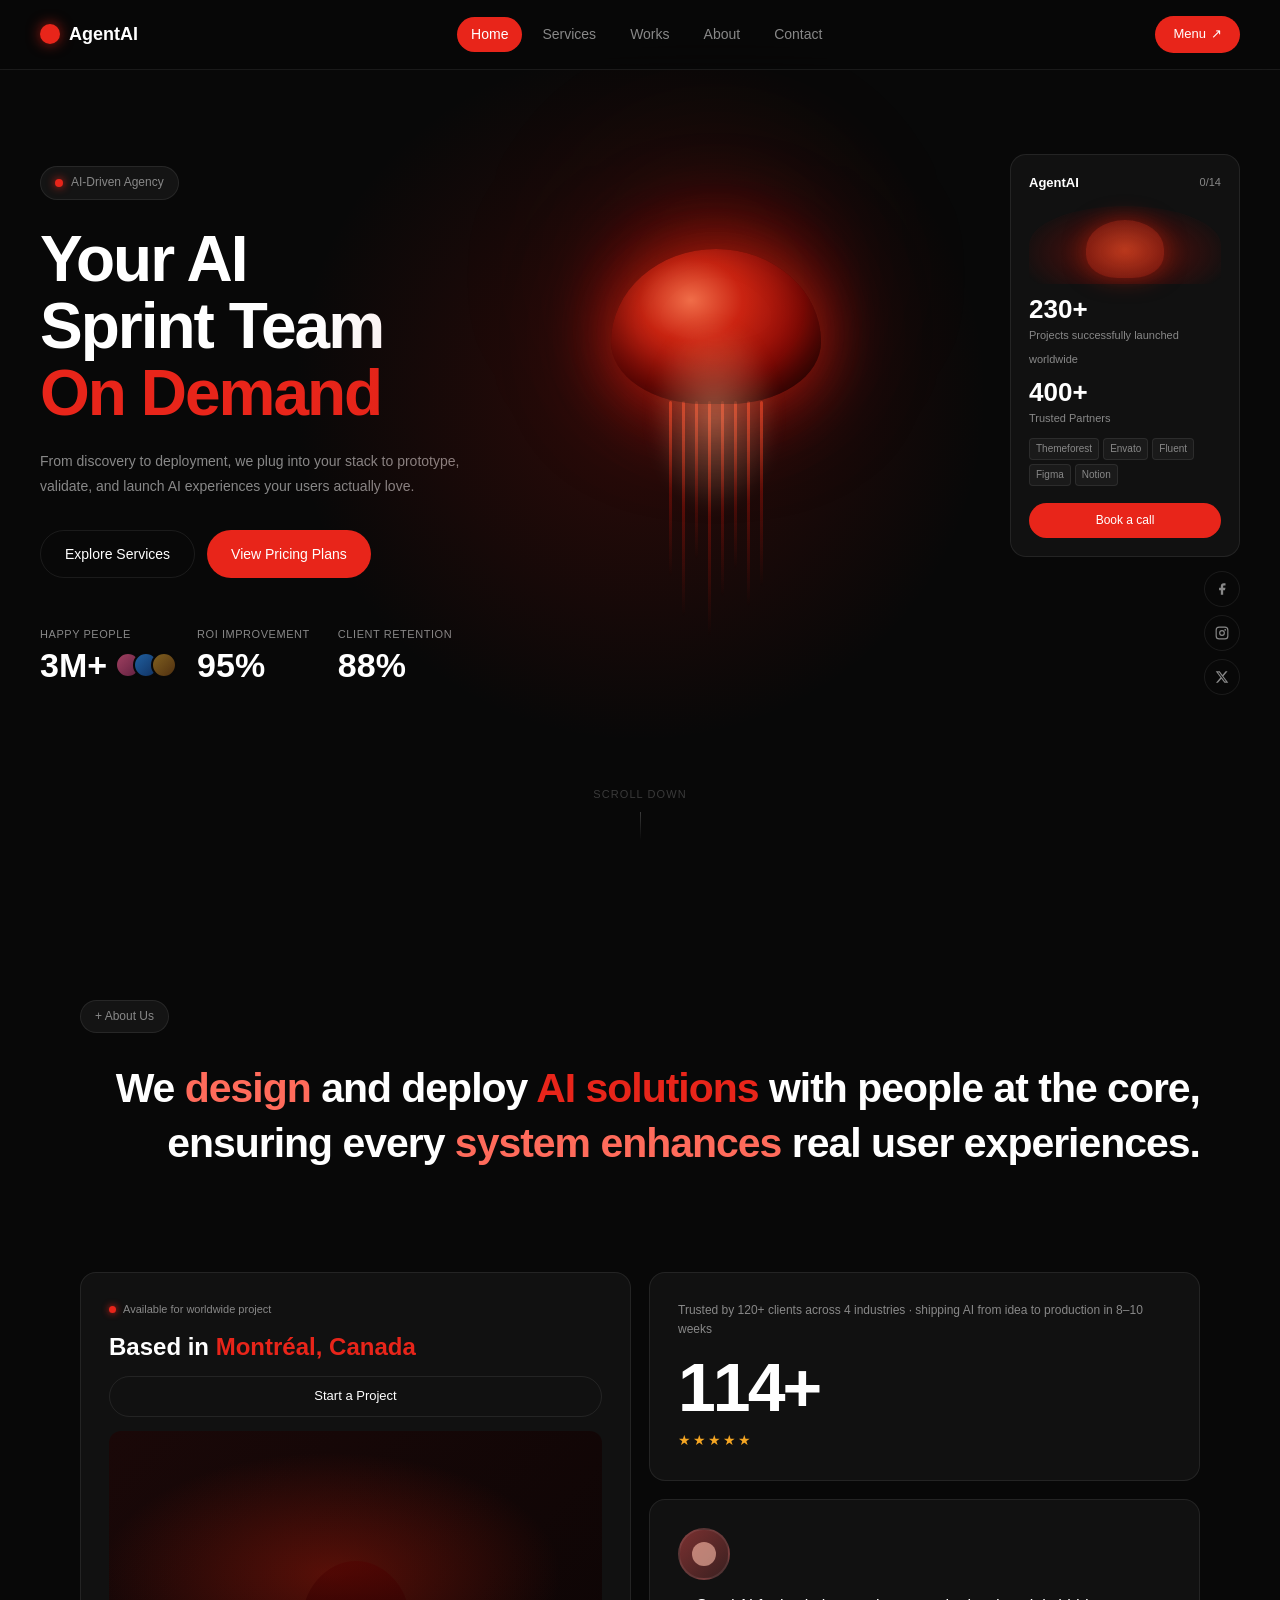
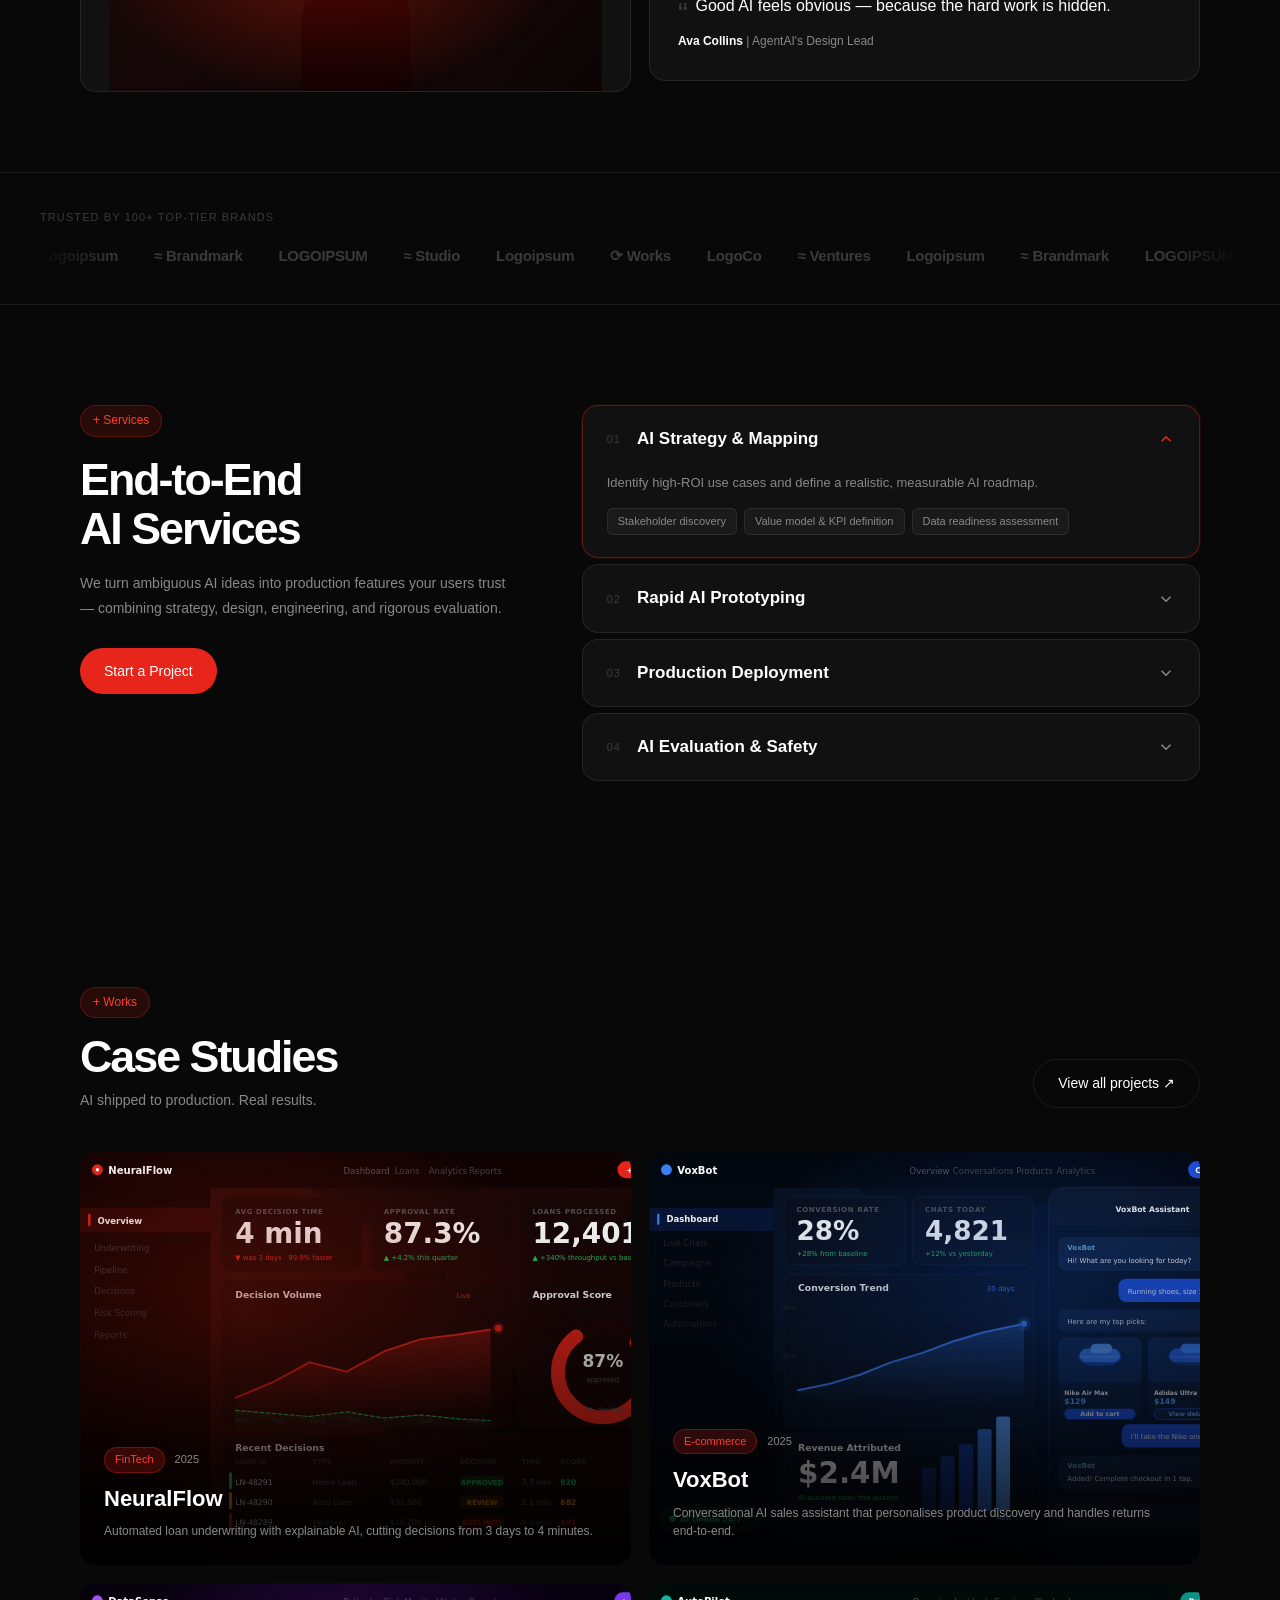
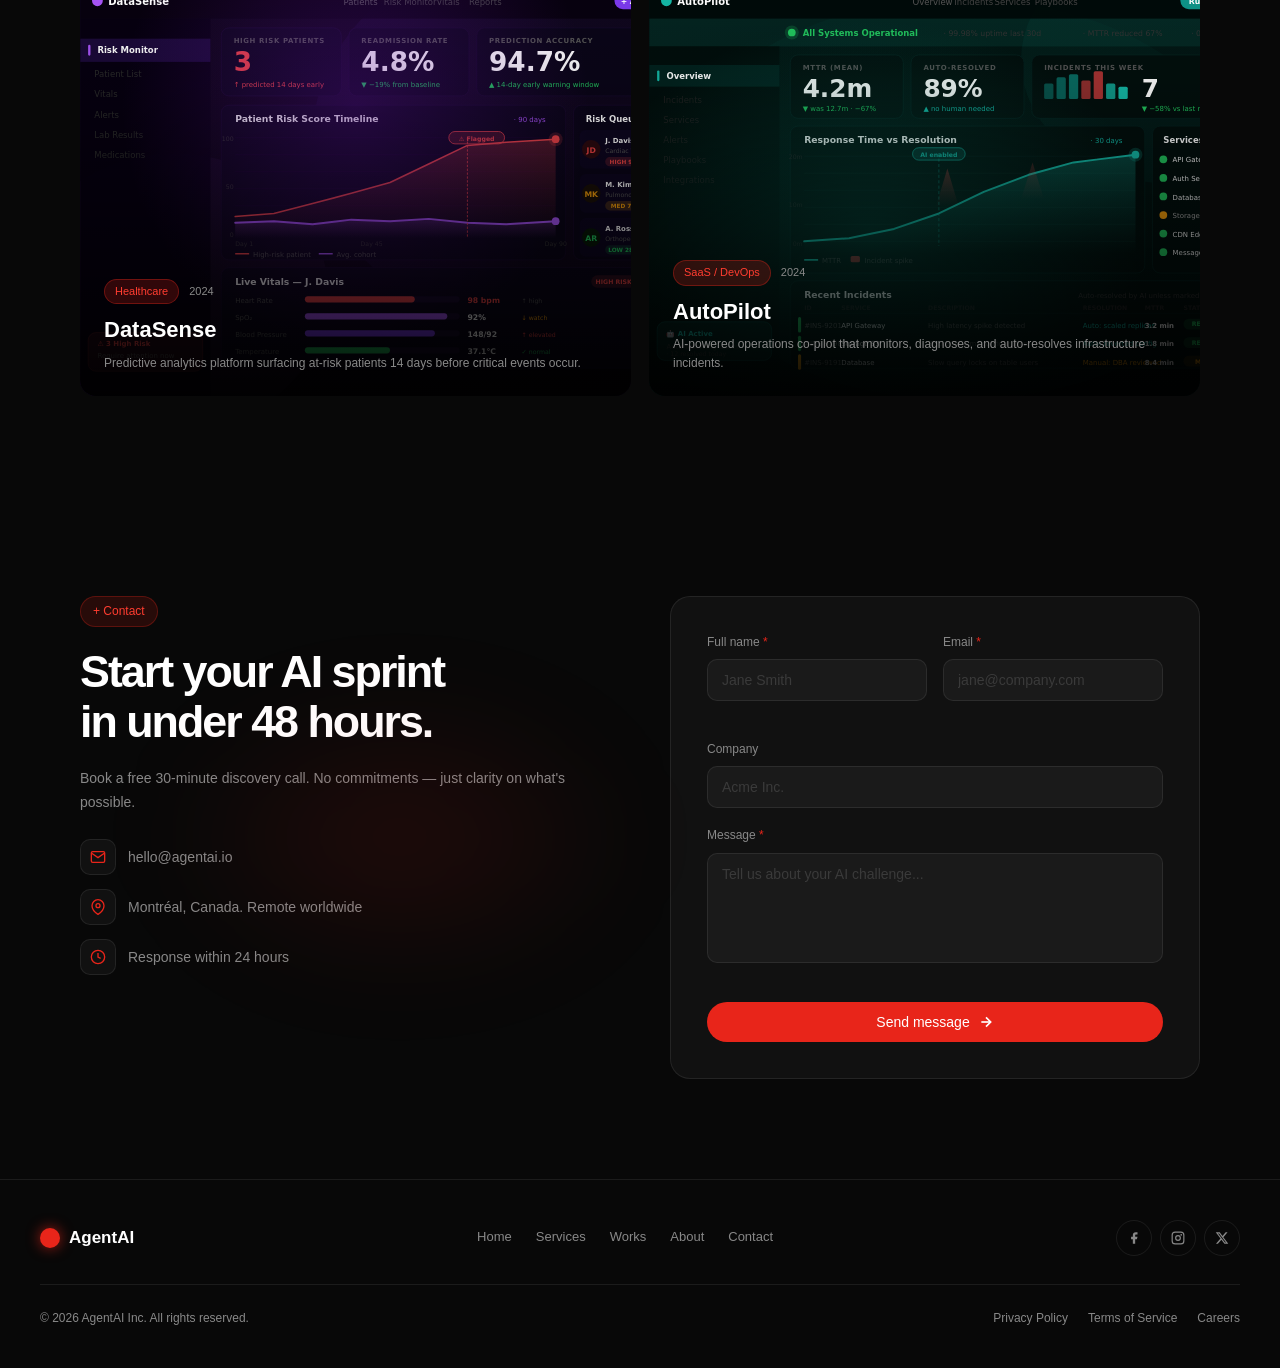
<file: index.html>
<!DOCTYPE html>
<html lang="en">
<head>
  <meta charset="UTF-8" />
  <meta name="viewport" content="width=device-width, initial-scale=1.0" />
  <title>AgentAI — Your AI Sprint Team On Demand</title>
  <link rel="icon" href="favicon.svg" type="image/svg+xml" />
  <link rel="stylesheet" href="styles.css" />
</head>
<body>

  <!-- Scroll progress bar -->
  <div class="scroll-progress" id="scroll-progress"></div>

  <!-- Toast container -->
  <div class="toasts" id="toasts" aria-live="polite"></div>

  <!-- ─── NAV ──────────────────────────────────────────────────────────── -->
  <header class="nav" id="nav">
    <a href="#home" class="nav__logo" data-scroll>
      <span class="nav__logo-icon"></span>AgentAI
    </a>

    <nav class="nav__links" aria-label="Primary navigation">
      <a href="#home"     class="nav__link" data-scroll>Home</a>
      <a href="#services" class="nav__link" data-scroll>Services</a>
      <a href="#works"    class="nav__link" data-scroll>Works</a>
      <a href="#about"    class="nav__link" data-scroll>About</a>
      <a href="#contact"  class="nav__link" data-scroll>Contact</a>
    </nav>

    <div class="nav__actions">
      <a href="#contact" class="nav__cta-btn" data-scroll>
        Menu <span aria-hidden="true">&#x2197;</span>
      </a>
      <button class="nav__hamburger" id="hamburger"
              aria-label="Open navigation menu" aria-expanded="false"
              aria-controls="nav-drawer">
        <span></span><span></span><span></span>
      </button>
    </div>
  </header>

  <!-- Mobile drawer -->
  <div class="nav__drawer" id="nav-drawer" aria-hidden="true" role="dialog" aria-label="Navigation menu">
    <div class="nav__drawer-header">
      <a href="#home" class="nav__logo" data-scroll data-close-drawer>
        <span class="nav__logo-icon"></span>AgentAI
      </a>
      <button class="nav__drawer-close" id="drawer-close" aria-label="Close menu">
        <svg width="20" height="20" viewBox="0 0 24 24" fill="none" stroke="currentColor" stroke-width="2"><line x1="18" y1="6" x2="6" y2="18"/><line x1="6" y1="6" x2="18" y2="18"/></svg>
      </button>
    </div>
    <nav class="nav__drawer-links" aria-label="Mobile navigation">
      <a href="#home"     class="nav__drawer-link" data-scroll data-close-drawer>Home</a>
      <a href="#services" class="nav__drawer-link" data-scroll data-close-drawer>Services</a>
      <a href="#works"    class="nav__drawer-link" data-scroll data-close-drawer>Works</a>
      <a href="#about"    class="nav__drawer-link" data-scroll data-close-drawer>About</a>
      <a href="#contact"  class="nav__drawer-link" data-scroll data-close-drawer>Contact</a>
    </nav>
    <div class="nav__drawer-footer">
      <a href="#contact" class="btn btn--primary btn--full" data-scroll data-close-drawer>Book a Call</a>
      <div class="nav__drawer-socials">
        <a href="#" class="social-icon" aria-label="Facebook">
          <svg width="15" height="15" viewBox="0 0 24 24" fill="currentColor"><path d="M18 2h-3a5 5 0 0 0-5 5v3H7v4h3v8h4v-8h3l1-4h-4V7a1 1 0 0 1 1-1h3z"/></svg>
        </a>
        <a href="#" class="social-icon" aria-label="Instagram">
          <svg width="15" height="15" viewBox="0 0 24 24" fill="none" stroke="currentColor" stroke-width="2"><rect x="2" y="2" width="20" height="20" rx="5"/><circle cx="12" cy="12" r="4"/><circle cx="17.5" cy="6.5" r="1.5" fill="currentColor" stroke="none"/></svg>
        </a>
        <a href="#" class="social-icon" aria-label="X / Twitter">
          <svg width="15" height="15" viewBox="0 0 24 24" fill="currentColor"><path d="M18.244 2.25h3.308l-7.227 8.26 8.502 11.24H16.17l-5.214-6.817L4.99 21.75H1.68l7.73-8.835L1.254 2.25H8.08l4.713 6.231zm-1.161 17.52h1.833L7.084 4.126H5.117z"/></svg>
        </a>
      </div>
    </div>
  </div>
  <div class="nav__overlay" id="nav-overlay" aria-hidden="true"></div>

  <!-- ─── HERO ──────────────────────────────────────────────────────────── -->
  <section class="hero" id="home">

    <div class="hero__left">
      <div class="hero__badge">
        <span class="hero__badge-dot"></span>
        AI-Driven Agency
      </div>
      <h1 class="hero__headline">
        Your AI<br/>
        Sprint Team<br/>
        <span class="hero__headline-accent">On Demand</span>
      </h1>
      <p class="hero__sub">
        From discovery to deployment, we plug into your stack to prototype, validate, and launch AI experiences your users actually love.
      </p>
      <div class="hero__ctas">
        <a href="#services" class="btn btn--ghost" data-scroll>Explore Services</a>
        <a href="#contact"  class="btn btn--primary" data-scroll>View Pricing Plans</a>
      </div>
      <div class="hero__stats">
        <div class="hero__stat">
          <span class="hero__stat-label">Happy people</span>
          <div class="hero__stat-row">
            <span class="hero__stat-value counter" data-target="3" data-suffix="M+">3M+</span>
            <span class="hero__stat-avatars" aria-hidden="true">
              <span class="avatar" style="background:linear-gradient(135deg,#a04060,#602040)"></span>
              <span class="avatar" style="background:linear-gradient(135deg,#2060a0,#103060)"></span>
              <span class="avatar" style="background:linear-gradient(135deg,#806020,#503010)"></span>
            </span>
          </div>
        </div>
        <div class="hero__stat">
          <span class="hero__stat-label">ROI Improvement</span>
          <span class="hero__stat-value counter" data-target="95" data-suffix="%">95%</span>
        </div>
        <div class="hero__stat">
          <span class="hero__stat-label">Client Retention</span>
          <span class="hero__stat-value counter" data-target="88" data-suffix="%">88%</span>
        </div>
      </div>
    </div>

    <div class="hero__center" aria-hidden="true">
      <div class="jelly-wrap" id="jelly-wrap">
        <div class="jelly-glow"></div>
        <div class="jelly-body">
          <div class="jelly-head"></div>
          <div class="jelly-tentacles">
            <div class="t t1"></div><div class="t t2"></div><div class="t t3"></div>
            <div class="t t4"></div><div class="t t5"></div><div class="t t6"></div>
            <div class="t t7"></div><div class="t t8"></div>
          </div>
          <div class="jelly-inner-glow"></div>
        </div>
        <div class="jelly-ambient"></div>
      </div>
    </div>

    <div class="hero__right">
      <div class="hero__card">
        <div class="hero__card-top">
          <span class="hero__card-brand">AgentAI</span>
          <span class="hero__card-tag">0/14</span>
        </div>
        <div class="hero__card-mini-jelly" aria-hidden="true"></div>
        <div class="hero__card-stat">
          <span class="hero__card-num">230+</span>
          <span class="hero__card-desc">Projects successfully launched worldwide</span>
        </div>
        <div class="hero__card-stat">
          <span class="hero__card-num">400+</span>
          <span class="hero__card-desc">Trusted Partners</span>
        </div>
        <div class="hero__card-logos" aria-label="Partner logos">
          <span class="logo-chip">Themeforest</span>
          <span class="logo-chip">Envato</span>
          <span class="logo-chip">Fluent</span>
          <span class="logo-chip">Figma</span>
          <span class="logo-chip">Notion</span>
        </div>
        <a href="#contact" class="btn btn--red-sm" data-scroll>Book a call</a>
      </div>
      <div class="hero__socials">
        <a href="#" class="social-icon" aria-label="Facebook">
          <svg width="14" height="14" viewBox="0 0 24 24" fill="currentColor"><path d="M18 2h-3a5 5 0 0 0-5 5v3H7v4h3v8h4v-8h3l1-4h-4V7a1 1 0 0 1 1-1h3z"/></svg>
        </a>
        <a href="#" class="social-icon" aria-label="Instagram">
          <svg width="14" height="14" viewBox="0 0 24 24" fill="none" stroke="currentColor" stroke-width="2"><rect x="2" y="2" width="20" height="20" rx="5"/><circle cx="12" cy="12" r="4"/><circle cx="17.5" cy="6.5" r="1.5" fill="currentColor" stroke="none"/></svg>
        </a>
        <a href="#" class="social-icon" aria-label="X / Twitter">
          <svg width="14" height="14" viewBox="0 0 24 24" fill="currentColor"><path d="M18.244 2.25h3.308l-7.227 8.26 8.502 11.24H16.17l-5.214-6.817L4.99 21.75H1.68l7.73-8.835L1.254 2.25H8.08l4.713 6.231zm-1.161 17.52h1.833L7.084 4.126H5.117z"/></svg>
        </a>
      </div>
    </div>

    <div class="hero__scroll-label" aria-hidden="true">Scroll down</div>

  </section>

  <!-- ─── ABOUT ─────────────────────────────────────────────────────────── -->
  <section class="about" id="about">
    <span class="about__pill">+ About Us</span>
    <p class="about__statement">
      We <em class="hl-pink">design</em> and deploy <em class="hl-red">AI solutions</em>
      with people at the core, ensuring every <em class="hl-pink">system enhances</em>
      real user experiences.
    </p>
  </section>

  <!-- ─── HIGHLIGHT CARDS ───────────────────────────────────────────────── -->
  <section class="cards-row" aria-label="Company highlights">
    <div class="card card--dark card--montreal">
      <div class="card__badge">
        <span class="badge-dot"></span> Available for worldwide project
      </div>
      <h3 class="card__title">Based in <em class="hl-red">Montréal, Canada</em></h3>
      <a href="#contact" class="btn btn--ghost btn--sm" data-scroll>Start a Project</a>
      <div class="card__img card__img--montreal" role="img" aria-label="Team working together"></div>
    </div>

    <div class="cards-right">
      <div class="card card--dark card--stat">
        <p class="card__eyebrow">
          Trusted by 120+ clients across 4 industries · shipping AI from idea to production in 8–10 weeks
        </p>
        <div class="card__big-num counter" data-target="120" data-suffix="+">120+</div>
        <div class="card__stars" aria-label="5 star rating">&#9733;&#9733;&#9733;&#9733;&#9733;</div>
      </div>
      <div class="card card--dark card--testimonial">
        <div class="card__avatar-wrap">
          <div class="card__avatar" role="img" aria-label="Ava Collins"></div>
        </div>
        <blockquote class="card__quote">
          Good AI feels obvious — because the hard work is hidden.
        </blockquote>
        <p class="card__author"><strong>Ava Collins</strong> | AgentAI's Design Lead</p>
      </div>
    </div>
  </section>

  <!-- ─── LOGO BAR ──────────────────────────────────────────────────────── -->
  <section class="logo-bar" aria-label="Trusted brands">
    <p class="logo-bar__label">Trusted by 100+ top-tier brands</p>
    <div class="logo-bar__track-wrap">
      <div class="logo-bar__track">
        <span class="logo-pill">Logoipsum</span>
        <span class="logo-pill">&#x2248; Brandmark</span>
        <span class="logo-pill">LOGOIPSUM</span>
        <span class="logo-pill">&#x2248; Studio</span>
        <span class="logo-pill">Logoipsum</span>
        <span class="logo-pill">&#x27F3; Works</span>
        <span class="logo-pill">LogoCo</span>
        <span class="logo-pill">&#x2248; Ventures</span>
        <span class="logo-pill">Logoipsum</span>
        <span class="logo-pill">&#x2248; Brandmark</span>
        <span class="logo-pill">LOGOIPSUM</span>
        <span class="logo-pill">&#x2248; Studio</span>
        <span class="logo-pill">Logoipsum</span>
        <span class="logo-pill">&#x27F3; Works</span>
        <span class="logo-pill">LogoCo</span>
        <span class="logo-pill">&#x2248; Ventures</span>
      </div>
    </div>
  </section>

  <!-- ─── SERVICES ─────────────────────────────────────────────────────── -->
  <section class="services" id="services">
    <div class="services__left">
      <span class="services__badge">+ Services</span>
      <h2 class="services__heading">End-to-End<br/>AI Services</h2>
      <p class="services__desc">
        We turn ambiguous AI ideas into production features your users trust — combining strategy, design, engineering, and rigorous evaluation.
      </p>
      <a href="#contact" class="btn btn--primary services__cta" data-scroll>Start a Project</a>
    </div>

    <div class="services__right">

      <div class="service-card" data-open="true">
        <button class="service-card__header" aria-expanded="true">
          <span class="service-card__num">01</span>
          <span class="service-card__title">AI Strategy &amp; Mapping</span>
          <span class="service-card__arrow" aria-hidden="true">
            <svg width="18" height="18" viewBox="0 0 24 24" fill="none" stroke="currentColor" stroke-width="2"><polyline points="6 9 12 15 18 9"/></svg>
          </span>
        </button>
        <div class="service-card__body">
          <p class="service-card__desc">Identify high-ROI use cases and define a realistic, measurable AI roadmap.</p>
          <div class="service-card__tags">
            <span class="tag">Stakeholder discovery</span>
            <span class="tag">Value model &amp; KPI definition</span>
            <span class="tag">Data readiness assessment</span>
          </div>
        </div>
      </div>

      <div class="service-card">
        <button class="service-card__header" aria-expanded="false">
          <span class="service-card__num">02</span>
          <span class="service-card__title">Rapid AI Prototyping</span>
          <span class="service-card__arrow" aria-hidden="true">
            <svg width="18" height="18" viewBox="0 0 24 24" fill="none" stroke="currentColor" stroke-width="2"><polyline points="6 9 12 15 18 9"/></svg>
          </span>
        </button>
        <div class="service-card__body" hidden>
          <p class="service-card__desc">Go from idea to working prototype in days, not months. Ship fast, learn faster.</p>
          <div class="service-card__tags">
            <span class="tag">MVP scoping</span>
            <span class="tag">Model selection</span>
            <span class="tag">User testing</span>
          </div>
        </div>
      </div>

      <div class="service-card">
        <button class="service-card__header" aria-expanded="false">
          <span class="service-card__num">03</span>
          <span class="service-card__title">Production Deployment</span>
          <span class="service-card__arrow" aria-hidden="true">
            <svg width="18" height="18" viewBox="0 0 24 24" fill="none" stroke="currentColor" stroke-width="2"><polyline points="6 9 12 15 18 9"/></svg>
          </span>
        </button>
        <div class="service-card__body" hidden>
          <p class="service-card__desc">Robust, monitored, scalable AI features integrated directly into your stack.</p>
          <div class="service-card__tags">
            <span class="tag">CI/CD pipelines</span>
            <span class="tag">Observability</span>
            <span class="tag">Safety &amp; evals</span>
          </div>
        </div>
      </div>

      <div class="service-card">
        <button class="service-card__header" aria-expanded="false">
          <span class="service-card__num">04</span>
          <span class="service-card__title">AI Evaluation &amp; Safety</span>
          <span class="service-card__arrow" aria-hidden="true">
            <svg width="18" height="18" viewBox="0 0 24 24" fill="none" stroke="currentColor" stroke-width="2"><polyline points="6 9 12 15 18 9"/></svg>
          </span>
        </button>
        <div class="service-card__body" hidden>
          <p class="service-card__desc">Rigorous testing to ensure your AI behaves safely, fairly, and reliably in production.</p>
          <div class="service-card__tags">
            <span class="tag">Red teaming</span>
            <span class="tag">Bias auditing</span>
            <span class="tag">LLM evals</span>
          </div>
        </div>
      </div>

    </div>
  </section>

  <!-- ─── WORKS ─────────────────────────────────────────────────────────── -->
  <section class="works" id="works">
    <div class="works__header">
      <div>
        <span class="works__badge">+ Works</span>
        <h2 class="works__heading">Case Studies</h2>
        <p class="works__sub">AI shipped to production. Real results.</p>
      </div>
      <a href="#contact" class="btn btn--ghost works__all-btn" data-scroll>
        View all projects &#x2197;
      </a>
    </div>

    <div class="works__grid">

      <article class="work-card">
        <div class="work-card__bg work-card__bg--1">
          <img src="img/neuralflow.svg" alt="NeuralFlow loan dashboard" class="work-card__img"/>
        </div>
        <div class="work-card__content">
          <div class="work-card__meta">
            <span class="work-card__cat">FinTech</span>
            <span class="work-card__year">2025</span>
          </div>
          <h3 class="work-card__title">NeuralFlow</h3>
          <p class="work-card__desc">Automated loan underwriting with explainable AI, cutting decisions from 3 days to 4 minutes.</p>
        </div>
        <div class="work-card__hover" aria-hidden="true">
          <p class="work-card__result">&#x2191; 340% faster decisions</p>
          <a href="#contact" class="btn btn--ghost btn--sm" data-scroll>View case study &#x2197;</a>
        </div>
      </article>

      <article class="work-card">
        <div class="work-card__bg work-card__bg--2">
          <img src="img/voxbot.svg" alt="VoxBot chat assistant dashboard" class="work-card__img"/>
        </div>
        <div class="work-card__content">
          <div class="work-card__meta">
            <span class="work-card__cat">E-commerce</span>
            <span class="work-card__year">2025</span>
          </div>
          <h3 class="work-card__title">VoxBot</h3>
          <p class="work-card__desc">Conversational AI sales assistant that personalises product discovery and handles returns end-to-end.</p>
        </div>
        <div class="work-card__hover" aria-hidden="true">
          <p class="work-card__result">&#x2191; 28% conversion uplift</p>
          <a href="#contact" class="btn btn--ghost btn--sm" data-scroll>View case study &#x2197;</a>
        </div>
      </article>

      <article class="work-card">
        <div class="work-card__bg work-card__bg--3">
          <img src="img/datasense.svg" alt="DataSense healthcare analytics" class="work-card__img"/>
        </div>
        <div class="work-card__content">
          <div class="work-card__meta">
            <span class="work-card__cat">Healthcare</span>
            <span class="work-card__year">2024</span>
          </div>
          <h3 class="work-card__title">DataSense</h3>
          <p class="work-card__desc">Predictive analytics platform surfacing at-risk patients 14 days before critical events occur.</p>
        </div>
        <div class="work-card__hover" aria-hidden="true">
          <p class="work-card__result">&#x2193; 19% readmission rate</p>
          <a href="#contact" class="btn btn--ghost btn--sm" data-scroll>View case study &#x2197;</a>
        </div>
      </article>

      <article class="work-card">
        <div class="work-card__bg work-card__bg--4">
          <img src="img/autopilot.svg" alt="AutoPilot DevOps monitoring dashboard" class="work-card__img"/>
        </div>
        <div class="work-card__content">
          <div class="work-card__meta">
            <span class="work-card__cat">SaaS / DevOps</span>
            <span class="work-card__year">2024</span>
          </div>
          <h3 class="work-card__title">AutoPilot</h3>
          <p class="work-card__desc">AI-powered operations co-pilot that monitors, diagnoses, and auto-resolves infrastructure incidents.</p>
        </div>
        <div class="work-card__hover" aria-hidden="true">
          <p class="work-card__result">&#x2193; 67% mean time to resolve</p>
          <a href="#contact" class="btn btn--ghost btn--sm" data-scroll>View case study &#x2197;</a>
        </div>
      </article>

    </div>
  </section>

  <!-- ─── CONTACT ───────────────────────────────────────────────────────── -->
  <section class="contact-section" id="contact">
    <div class="contact-section__glow" aria-hidden="true"></div>

    <div class="contact-section__left">
      <span class="contact-section__badge">+ Contact</span>
      <h2 class="contact-section__heading">
        Start your AI sprint<br/>in under 48&nbsp;hours.
      </h2>
      <p class="contact-section__sub">
        Book a free 30-minute discovery call. No commitments — just clarity on what's possible.
      </p>
      <ul class="contact-details" aria-label="Contact information">
        <li class="contact-detail">
          <span class="contact-detail__icon" aria-hidden="true">
            <svg width="16" height="16" viewBox="0 0 24 24" fill="none" stroke="currentColor" stroke-width="2"><path d="M4 4h16c1.1 0 2 .9 2 2v12c0 1.1-.9 2-2 2H4c-1.1 0-2-.9-2-2V6c0-1.1.9-2 2-2z"/><polyline points="22,6 12,13 2,6"/></svg>
          </span>
          hello@agentai.io
        </li>
        <li class="contact-detail">
          <span class="contact-detail__icon" aria-hidden="true">
            <svg width="16" height="16" viewBox="0 0 24 24" fill="none" stroke="currentColor" stroke-width="2"><path d="M21 10c0 7-9 13-9 13s-9-6-9-13a9 9 0 0 1 18 0z"/><circle cx="12" cy="10" r="3"/></svg>
          </span>
          Montréal, Canada. Remote worldwide
        </li>
        <li class="contact-detail">
          <span class="contact-detail__icon" aria-hidden="true">
            <svg width="16" height="16" viewBox="0 0 24 24" fill="none" stroke="currentColor" stroke-width="2"><circle cx="12" cy="12" r="10"/><polyline points="12 6 12 12 16 14"/></svg>
          </span>
          Response within 24 hours
        </li>
      </ul>
    </div>

    <form class="contact-form" id="contact-form" novalidate>
      <div class="form-row">
        <div class="form-group">
          <label class="form-label" for="f-name">
            Full name <span class="req" aria-hidden="true">*</span>
          </label>
          <input class="form-input" id="f-name" name="name" type="text"
                 placeholder="Jane Smith" required autocomplete="name" />
          <span class="form-error" role="alert"></span>
        </div>
        <div class="form-group">
          <label class="form-label" for="f-email">
            Email <span class="req" aria-hidden="true">*</span>
          </label>
          <input class="form-input" id="f-email" name="email" type="email"
                 placeholder="jane@company.com" required autocomplete="email" />
          <span class="form-error" role="alert"></span>
        </div>
      </div>
      <div class="form-group">
        <label class="form-label" for="f-company">Company</label>
        <input class="form-input" id="f-company" name="company" type="text"
               placeholder="Acme Inc." autocomplete="organization" />
      </div>
      <div class="form-group">
        <label class="form-label" for="f-msg">
          Message <span class="req" aria-hidden="true">*</span>
        </label>
        <textarea class="form-input form-textarea" id="f-msg" name="message"
                  placeholder="Tell us about your AI challenge..." required rows="4"></textarea>
        <span class="form-error" role="alert"></span>
      </div>
      <button type="submit" class="btn btn--primary btn--full">
        Send message
        <svg width="16" height="16" viewBox="0 0 24 24" fill="none" stroke="currentColor" stroke-width="2.5"><line x1="5" y1="12" x2="19" y2="12"/><polyline points="12 5 19 12 12 19"/></svg>
      </button>
    </form>
  </section>

  <!-- ─── FOOTER ────────────────────────────────────────────────────────── -->
  <footer class="footer">
    <div class="footer__top">
      <a href="#home" class="footer__logo" data-scroll>
        <span class="nav__logo-icon"></span>AgentAI
      </a>
      <nav class="footer__nav" aria-label="Footer navigation">
        <a href="#home"     data-scroll>Home</a>
        <a href="#services" data-scroll>Services</a>
        <a href="#works"    data-scroll>Works</a>
        <a href="#about"    data-scroll>About</a>
        <a href="#contact"  data-scroll>Contact</a>
      </nav>
      <div class="footer__socials">
        <a href="#" class="social-icon" aria-label="Facebook">
          <svg width="14" height="14" viewBox="0 0 24 24" fill="currentColor"><path d="M18 2h-3a5 5 0 0 0-5 5v3H7v4h3v8h4v-8h3l1-4h-4V7a1 1 0 0 1 1-1h3z"/></svg>
        </a>
        <a href="#" class="social-icon" aria-label="Instagram">
          <svg width="14" height="14" viewBox="0 0 24 24" fill="none" stroke="currentColor" stroke-width="2"><rect x="2" y="2" width="20" height="20" rx="5"/><circle cx="12" cy="12" r="4"/><circle cx="17.5" cy="6.5" r="1.5" fill="currentColor" stroke="none"/></svg>
        </a>
        <a href="#" class="social-icon" aria-label="X / Twitter">
          <svg width="14" height="14" viewBox="0 0 24 24" fill="currentColor"><path d="M18.244 2.25h3.308l-7.227 8.26 8.502 11.24H16.17l-5.214-6.817L4.99 21.75H1.68l7.73-8.835L1.254 2.25H8.08l4.713 6.231zm-1.161 17.52h1.833L7.084 4.126H5.117z"/></svg>
        </a>
      </div>
    </div>
    <div class="footer__bottom">
      <p class="footer__copy">&#169; 2026 AgentAI Inc. All rights reserved.</p>
      <div class="footer__legal">
        <a href="#">Privacy Policy</a>
        <a href="#">Terms of Service</a>
        <a href="#">Careers</a>
      </div>
    </div>
  </footer>

  <script src="script.js"></script>
</body>
</html>
</file>
<file: styles.css>
/* ═══════════════════════════════════════════════════════════════════════
   RESET & BASE
   ═══════════════════════════════════════════════════════════════════════ */
*, *::before, *::after { box-sizing: border-box; margin: 0; padding: 0; }

:root {
  --bg:      #080808;
  --bg2:     #111111;
  --bg3:     #1a1a1a;
  --red:     #e8251a;
  --red2:    #ff3d30;
  --red-dim: rgba(232,37,26,0.14);
  --pink:    #ff6b5b;
  --white:   #ffffff;
  --grey:    #888888;
  --grey2:   #3a3a3a;
  --border:  rgba(255,255,255,0.08);
  --r:       16px;
  --nav-h:   70px;
  --ease:    cubic-bezier(0.4, 0, 0.2, 1);
}

@media (prefers-reduced-motion: reduce) {
  *, *::before, *::after { animation-duration: 0.001ms !important; transition-duration: 0.001ms !important; }
}

html { scroll-behavior: smooth; }

body {
  background: var(--bg);
  color: var(--white);
  font-family: -apple-system, BlinkMacSystemFont, "Segoe UI", Helvetica, Arial, sans-serif;
  font-size: 15px;
  line-height: 1.6;
  overflow-x: hidden;
}

a  { text-decoration: none; color: inherit; }
em { font-style: normal; }
button { font-family: inherit; }

/* ═══════════════════════════════════════════════════════════════════════
   SCROLL PROGRESS
   ═══════════════════════════════════════════════════════════════════════ */
.scroll-progress {
  position: fixed;
  top: 0; left: 0;
  height: 3px;
  width: 0%;
  background: linear-gradient(90deg, var(--red), var(--pink));
  z-index: 9999;
  transition: width 0.1s linear;
}


/* ═══════════════════════════════════════════════════════════════════════
   TOASTS
   ═══════════════════════════════════════════════════════════════════════ */
.toasts {
  position: fixed;
  bottom: 28px; right: 28px;
  z-index: 8000;
  display: flex;
  flex-direction: column;
  gap: 10px;
  pointer-events: none;
}
.toast {
  background: var(--bg3);
  border: 1px solid var(--border);
  border-left: 3px solid var(--red);
  border-radius: 10px;
  padding: 14px 20px;
  font-size: 13px;
  color: var(--white);
  min-width: 240px;
  pointer-events: all;
  animation: toastIn 0.35s var(--ease) forwards;
  box-shadow: 0 8px 32px rgba(0,0,0,0.5);
}
.toast.toast--out { animation: toastOut 0.3s var(--ease) forwards; }
@keyframes toastIn  { from { opacity:0; transform:translateY(16px); } to { opacity:1; transform:none; } }
@keyframes toastOut { from { opacity:1; transform:none; } to { opacity:0; transform:translateY(8px); } }

/* ═══════════════════════════════════════════════════════════════════════
   BUTTONS
   ═══════════════════════════════════════════════════════════════════════ */
.btn {
  display: inline-flex;
  align-items: center;
  justify-content: center;
  gap: 8px;
  padding: 12px 24px;
  border-radius: 999px;
  border: none;
  cursor: pointer;
  font-size: 14px;
  font-weight: 500;
  transition: background 0.2s, border-color 0.2s, transform 0.15s, box-shadow 0.2s;
  position: relative;
  overflow: hidden;
  white-space: nowrap;
  text-align: center;
}
.btn:active { transform: scale(0.97); }

.btn--primary {
  background: var(--red);
  color: #fff;
  box-shadow: 0 0 0 0 rgba(232,37,26,0);
}
.btn--primary:hover {
  background: var(--red2);
  box-shadow: 0 0 24px rgba(232,37,26,0.4);
  transform: translateY(-2px);
}

.btn--ghost {
  background: transparent;
  color: #fff;
  border: 1px solid var(--border);
}
.btn--ghost:hover {
  border-color: rgba(255,255,255,0.25);
  background: rgba(255,255,255,0.05);
  transform: translateY(-2px);
}

.btn--red-sm {
  background: var(--red);
  color: #fff;
  padding: 8px 18px;
  font-size: 12px;
  width: 100%;
  margin-top: 8px;
}
.btn--red-sm:hover { background: var(--red2); }

.btn--sm  { padding: 9px 18px; font-size: 13px; }
.btn--full { width: 100%; }

/* Ripple */
.btn .ripple {
  position: absolute;
  border-radius: 50%;
  transform: scale(0);
  animation: ripple 0.55s linear;
  background: rgba(255,255,255,0.2);
  pointer-events: none;
}
@keyframes ripple { to { transform: scale(4); opacity: 0; } }

/* ═══════════════════════════════════════════════════════════════════════
   NAV — DESKTOP
   ═══════════════════════════════════════════════════════════════════════ */
.nav {
  position: fixed;
  top: 0; left: 0; right: 0;
  z-index: 500;
  height: var(--nav-h);
  display: flex;
  align-items: center;
  justify-content: space-between;
  padding: 0 40px;
  background: rgba(8,8,8,0.85);
  backdrop-filter: blur(20px);
  -webkit-backdrop-filter: blur(20px);
  border-bottom: 1px solid var(--border);
  transition: box-shadow 0.3s;
}
.nav.scrolled { box-shadow: 0 4px 40px rgba(0,0,0,0.5); }

.nav__logo {
  display: flex;
  align-items: center;
  gap: 9px;
  font-weight: 700;
  font-size: 18px;
  flex-shrink: 0;
}
.nav__logo-icon {
  display: inline-block;
  width: 20px; height: 20px;
  border-radius: 50%;
  background: var(--red);
  box-shadow: 0 0 14px rgba(232,37,26,0.7);
  flex-shrink: 0;
}

.nav__links {
  display: flex;
  gap: 6px;
}
.nav__link {
  font-size: 14px;
  color: var(--grey);
  padding: 6px 14px;
  border-radius: 999px;
  transition: color 0.2s, background 0.2s;
}
.nav__link:hover { color: var(--white); }
.nav__link.active {
  background: var(--red);
  color: #fff;
}

.nav__actions { display: flex; align-items: center; gap: 12px; }

.nav__cta-btn {
  background: var(--red);
  color: #fff;
  padding: 8px 18px;
  border-radius: 999px;
  font-size: 13px;
  font-weight: 500;
  display: flex;
  align-items: center;
  gap: 5px;
  transition: background 0.2s, transform 0.15s;
  white-space: nowrap;
}
.nav__cta-btn:hover { background: var(--red2); transform: translateY(-1px); }

/* Hamburger */
.nav__hamburger {
  display: none;
  flex-direction: column;
  justify-content: center;
  gap: 5px;
  width: 40px; height: 40px;
  background: transparent;
  border: 1px solid var(--border);
  border-radius: 10px;
  cursor: pointer;
  padding: 10px;
  transition: border-color 0.2s;
}
.nav__hamburger:hover { border-color: var(--grey); }
.nav__hamburger span {
  display: block;
  height: 1.5px;
  background: var(--white);
  border-radius: 2px;
  transition: transform 0.3s var(--ease), opacity 0.3s;
  transform-origin: center;
}
.nav__hamburger.open span:nth-child(1) { transform: translateY(6.5px) rotate(45deg); }
.nav__hamburger.open span:nth-child(2) { opacity: 0; transform: scaleX(0); }
.nav__hamburger.open span:nth-child(3) { transform: translateY(-6.5px) rotate(-45deg); }

/* ═══════════════════════════════════════════════════════════════════════
   NAV — MOBILE DRAWER
   ═══════════════════════════════════════════════════════════════════════ */
.nav__drawer {
  position: fixed;
  top: 0; right: 0; bottom: 0;
  width: min(320px, 90vw);
  background: var(--bg2);
  border-left: 1px solid var(--border);
  z-index: 600;
  display: flex;
  flex-direction: column;
  transform: translateX(100%);
  transition: transform 0.35s var(--ease);
  padding: 0 0 32px;
}
.nav__drawer.open { transform: translateX(0); }

.nav__drawer-header {
  display: flex;
  align-items: center;
  justify-content: space-between;
  padding: 0 24px;
  height: var(--nav-h);
  border-bottom: 1px solid var(--border);
  flex-shrink: 0;
}

.nav__drawer-close {
  width: 38px; height: 38px;
  background: var(--bg3);
  border: 1px solid var(--border);
  border-radius: 50%;
  display: flex; align-items: center; justify-content: center;
  cursor: pointer;
  color: var(--grey);
  transition: color 0.2s, border-color 0.2s;
}
.nav__drawer-close:hover { color: var(--white); border-color: var(--grey2); }

.nav__drawer-links {
  padding: 20px 24px;
  display: flex;
  flex-direction: column;
  gap: 4px;
  flex: 1;
}
.nav__drawer-link {
  display: block;
  padding: 14px 16px;
  font-size: 18px;
  font-weight: 600;
  color: var(--grey);
  border-radius: 12px;
  transition: color 0.2s, background 0.2s, padding-left 0.2s;
}
.nav__drawer-link:hover {
  color: var(--white);
  background: rgba(255,255,255,0.05);
  padding-left: 22px;
}

.nav__drawer-footer {
  padding: 0 24px;
  display: flex;
  flex-direction: column;
  gap: 16px;
}
.nav__drawer-socials {
  display: flex;
  gap: 10px;
}

.nav__overlay {
  position: fixed;
  inset: 0;
  background: rgba(0,0,0,0.6);
  z-index: 590;
  opacity: 0;
  pointer-events: none;
  transition: opacity 0.35s;
  backdrop-filter: blur(4px);
}
.nav__overlay.visible { opacity: 1; pointer-events: all; }

/* Body scroll lock */
body.menu-open { overflow: hidden; }

/* ═══════════════════════════════════════════════════════════════════════
   HERO
   ═══════════════════════════════════════════════════════════════════════ */
.hero {
  min-height: 100vh;
  padding-top: var(--nav-h);
  padding-bottom: 60px;
  padding-left: 40px;
  padding-right: 40px;
  display: grid;
  grid-template-columns: 1fr 460px 270px;
  grid-template-rows: 1fr auto;
  column-gap: 24px;
  align-items: center;
  position: relative;
  overflow: hidden;
}
.hero::before {
  content: '';
  position: absolute;
  top: 5%; left: 50%;
  transform: translateX(-50%);
  width: 700px; height: 700px;
  background: radial-gradient(ellipse, rgba(180,20,10,0.22) 0%, transparent 70%);
  pointer-events: none;
}

/* Badge */
.hero__badge {
  display: inline-flex;
  align-items: center;
  gap: 8px;
  background: rgba(255,255,255,0.05);
  border: 1px solid var(--border);
  border-radius: 999px;
  padding: 6px 14px;
  font-size: 12px;
  color: var(--grey);
  margin-bottom: 26px;
}
.hero__badge-dot {
  width: 8px; height: 8px;
  border-radius: 50%;
  background: var(--red);
  box-shadow: 0 0 8px var(--red);
  animation: blink 2s ease-in-out infinite;
}
@keyframes blink { 0%,100% { opacity:1; } 50% { opacity:0.35; } }

/* Headline */
.hero__headline {
  font-size: clamp(38px, 5vw, 68px);
  font-weight: 800;
  line-height: 1.05;
  letter-spacing: -2px;
  margin-bottom: 22px;
}
.hero__headline-accent { color: var(--red); }

.hero__sub {
  color: var(--grey);
  font-size: 14px;
  line-height: 1.75;
  margin-bottom: 32px;
  max-width: 420px;
}

/* CTAs */
.hero__ctas {
  display: flex;
  gap: 12px;
  margin-bottom: 48px;
  flex-wrap: wrap;
}

/* Stats */
.hero__stats { display: flex; gap: 28px; flex-wrap: wrap; }
.hero__stat  { display: flex; flex-direction: column; gap: 4px; }
.hero__stat-label {
  font-size: 11px;
  color: var(--grey);
  text-transform: uppercase;
  letter-spacing: 0.05em;
}
.hero__stat-row { display: flex; align-items: center; gap: 8px; }
.hero__stat-value {
  font-size: 34px;
  font-weight: 800;
  line-height: 1;
}
.hero__stat-avatars { display: flex; }
.avatar {
  width: 26px; height: 26px;
  border-radius: 50%;
  border: 2px solid var(--bg);
  margin-right: -8px;
}

/* Scroll label */
.hero__scroll-label {
  grid-column: 1 / -1;
  text-align: center;
  font-size: 11px;
  color: var(--grey2);
  letter-spacing: 0.1em;
  text-transform: uppercase;
  padding-top: 8px;
}
.hero__scroll-label::after {
  content: '';
  display: block;
  width: 1px; height: 28px;
  background: linear-gradient(to bottom, var(--grey2), transparent);
  margin: 8px auto 0;
}

/* ═══════════════════════════════════════════════════════════════════════
   JELLYFISH
   ═══════════════════════════════════════════════════════════════════════ */
.hero__center {
  display: flex;
  align-items: center;
  justify-content: center;
  position: relative;
  height: 100%;
  min-height: 480px;
}

.jelly-wrap {
  position: relative;
  width: 320px; height: 460px;
  display: flex;
  align-items: flex-start;
  justify-content: center;
  will-change: transform;
  transition: transform 0.08s linear;
}

.jelly-glow {
  position: absolute;
  top: 28%; left: 50%;
  transform: translate(-50%, -50%);
  width: 300px; height: 300px;
  border-radius: 50%;
  background: radial-gradient(ellipse, rgba(220,30,10,0.5) 0%, rgba(180,10,5,0.22) 40%, transparent 70%);
  filter: blur(28px);
  animation: jellyPulse 4s ease-in-out infinite;
}
.jelly-ambient {
  position: absolute;
  top: 18%; left: 50%;
  transform: translate(-50%, -50%);
  width: 400px; height: 400px;
  border-radius: 50%;
  background: radial-gradient(ellipse, rgba(255,50,10,0.1) 0%, transparent 70%);
  filter: blur(55px);
  animation: jellyPulse 6s ease-in-out infinite reverse;
}
.jelly-body {
  position: relative;
  width: 210px;
  margin-top: 55px;
  z-index: 2;
  animation: jellyFloat 6s ease-in-out infinite;
}

@keyframes jellyFloat  { 0%,100% { transform: translateY(0); } 50% { transform: translateY(-18px); } }
@keyframes jellyPulse  {
  0%,100% { opacity:0.8; transform: translate(-50%,-50%) scale(1); }
  50%     { opacity:1;   transform: translate(-50%,-50%) scale(1.1); }
}

.jelly-head {
  width: 210px; height: 155px;
  border-radius: 50% 50% 44% 44% / 60% 60% 40% 40%;
  background: radial-gradient(
    ellipse at 38% 33%,
    rgba(255,120,80,0.9) 0%,
    rgba(220,40,20,0.85) 28%,
    rgba(160,10,5,0.7)  62%,
    rgba(80,0,0,0.4)    84%,
    transparent 100%
  );
  box-shadow:
    0 0 60px rgba(220,40,20,0.6),
    0 0 120px rgba(180,10,5,0.28),
    inset 0 -18px 40px rgba(0,0,0,0.4);
  position: relative;
}
.jelly-inner-glow {
  position: absolute;
  top: 18%; left: 18%;
  width: 62%; height: 50%;
  border-radius: 50%;
  background: radial-gradient(ellipse, rgba(255,200,150,0.38) 0%, transparent 70%);
  filter: blur(7px);
}
.jelly-tentacles {
  display: flex;
  justify-content: center;
  margin-top: -3px;
}
.t {
  width: 3px;
  border-radius: 2px;
  background: linear-gradient(to bottom, rgba(220,60,30,0.8), rgba(160,20,10,0.45), transparent);
  transform-origin: top center;
  animation: sway 3s ease-in-out infinite;
}
.t1 { height:175px; margin:0 5px; animation-delay:0s;    animation-duration:2.8s; }
.t2 { height:215px; margin:0 5px; animation-delay:0.2s;  animation-duration:3.2s; }
.t3 { height:158px; margin:0 5px; animation-delay:0.4s;  animation-duration:2.6s; }
.t4 { height:235px; margin:0 5px; animation-delay:0.1s;  animation-duration:3.5s; }
.t5 { height:195px; margin:0 5px; animation-delay:0.3s;  animation-duration:3.0s; }
.t6 { height:168px; margin:0 5px; animation-delay:0.5s;  animation-duration:2.9s; }
.t7 { height:205px; margin:0 5px; animation-delay:0.15s; animation-duration:3.3s; }
.t8 { height:185px; margin:0 5px; animation-delay:0.35s; animation-duration:2.7s; }
@keyframes sway { 0%,100% { transform:rotate(-8deg) scaleY(1); } 50% { transform:rotate(8deg) scaleY(1.05); } }

/* ═══════════════════════════════════════════════════════════════════════
   HERO RIGHT CARD
   ═══════════════════════════════════════════════════════════════════════ */
.hero__right {
  display: flex;
  flex-direction: column;
  gap: 14px;
  align-items: flex-end;
}
.hero__card {
  background: var(--bg2);
  border: 1px solid var(--border);
  border-radius: var(--r);
  padding: 18px;
  width: 230px;
  overflow: hidden;
  transition: transform 0.25s, box-shadow 0.25s;
}
.hero__card:hover {
  transform: translateY(-4px);
  box-shadow: 0 16px 48px rgba(0,0,0,0.5);
}
.hero__card-top {
  display: flex;
  justify-content: space-between;
  align-items: center;
  margin-bottom: 12px;
}
.hero__card-brand { font-weight: 700; font-size: 13px; }
.hero__card-tag   { font-size: 11px; color: var(--grey); }

.hero__card-mini-jelly {
  width: 100%; height: 78px;
  background: radial-gradient(ellipse at 50% 60%, rgba(200,30,10,0.5) 0%, rgba(150,10,5,0.22) 50%, transparent 80%);
  border-radius: 50% 50% 0 0;
  margin-bottom: 12px;
  position: relative;
}
.hero__card-mini-jelly::after {
  content: '';
  position: absolute;
  top: 14px; left: 50%;
  transform: translateX(-50%);
  width: 78px; height: 58px;
  border-radius: 50% 50% 40% 40%;
  background: radial-gradient(ellipse, rgba(240,80,40,0.6), rgba(180,20,10,0.4));
  box-shadow: 0 0 22px rgba(200,30,10,0.5);
}

.hero__card-stat  { margin-bottom: 9px; }
.hero__card-num   { display: block; font-size: 26px; font-weight: 800; line-height: 1; }
.hero__card-desc  { font-size: 11px; color: var(--grey); line-height: 1.4; }

.hero__card-logos { display: flex; flex-wrap: wrap; gap: 4px; margin: 9px 0; }
.logo-chip {
  background: var(--bg3);
  border: 1px solid var(--border);
  border-radius: 4px;
  padding: 2px 6px;
  font-size: 10px;
  color: var(--grey);
}

.hero__socials {
  display: flex;
  flex-direction: column;
  gap: 8px;
  align-items: center;
}
.social-icon {
  width: 36px; height: 36px;
  border-radius: 50%;
  border: 1px solid var(--border);
  display: flex; align-items: center; justify-content: center;
  color: var(--grey);
  transition: border-color 0.2s, color 0.2s, transform 0.2s, background 0.2s;
}
.social-icon:hover {
  border-color: var(--red);
  color: var(--red);
  background: var(--red-dim);
  transform: scale(1.1);
}

/* ═══════════════════════════════════════════════════════════════════════
   ABOUT
   ═══════════════════════════════════════════════════════════════════════ */
.about {
  padding: 100px 40px;
  max-width: 1200px;
  margin: 0 auto;
  display: flex;
  flex-direction: column;
  align-items: flex-end;
  gap: 28px;
}
.about__pill {
  display: inline-block;
  background: rgba(255,255,255,0.05);
  border: 1px solid var(--border);
  padding: 6px 14px;
  border-radius: 999px;
  font-size: 12px;
  color: var(--grey);
  align-self: flex-start;
}
.about__statement {
  font-size: clamp(26px, 3.2vw, 42px);
  font-weight: 600;
  line-height: 1.35;
  letter-spacing: -1px;
  text-align: right;
}
.hl-red  { color: var(--red); }
.hl-pink { color: var(--pink); }

/* ═══════════════════════════════════════════════════════════════════════
   HIGHLIGHT CARDS
   ═══════════════════════════════════════════════════════════════════════ */
.cards-row {
  display: grid;
  grid-template-columns: 1fr 1fr;
  gap: 18px;
  padding: 0 40px 80px;
  max-width: 1200px;
  margin: 0 auto;
}
.card {
  border-radius: var(--r);
  border: 1px solid var(--border);
  overflow: hidden;
  position: relative;
  transition: transform 0.25s var(--ease), box-shadow 0.25s;
}
.card:hover {
  transform: translateY(-4px);
  box-shadow: 0 20px 50px rgba(0,0,0,0.45);
}
.card--dark { background: var(--bg2); }

.card--montreal {
  padding: 28px 28px 0;
  min-height: 420px;
  display: flex;
  flex-direction: column;
  gap: 14px;
}
.card__badge {
  display: inline-flex;
  align-items: center;
  gap: 7px;
  font-size: 11px;
  color: var(--grey);
}
.badge-dot {
  width: 7px; height: 7px;
  border-radius: 50%;
  background: var(--red);
  box-shadow: 0 0 7px var(--red);
  animation: blink 2s infinite;
}
.card__title { font-size: 24px; font-weight: 700; line-height: 1.25; }
.card__img--montreal {
  flex: 1;
  border-radius: 12px 12px 0 0;
  min-height: 200px;
  overflow: hidden;
  position: relative;
  background: linear-gradient(135deg, #1a0808 0%, #0d0505 100%);
}
.card__img--montreal::before {
  content: '';
  position: absolute;
  inset: 0;
  background: radial-gradient(ellipse at 45% 55%, rgba(200,30,10,0.38) 0%, transparent 60%);
}
.card__img--montreal::after {
  content: '';
  position: absolute;
  bottom: 0; left: 50%;
  transform: translateX(-50%);
  width: 110px; height: 130px;
  background: linear-gradient(to bottom, rgba(80,0,0,0.5), rgba(20,0,0,0.8));
  border-radius: 60% 60% 0 0;
}

.cards-right { display: flex; flex-direction: column; gap: 18px; }

.card--stat { padding: 28px; }
.card__eyebrow { font-size: 12px; color: var(--grey); line-height: 1.6; margin-bottom: 14px; }
.card__big-num {
  font-size: 68px;
  font-weight: 900;
  line-height: 1;
  letter-spacing: -3px;
}
.card__stars { font-size: 14px; color: #f5a623; letter-spacing: 2px; margin-top: 8px; }

.card--testimonial {
  padding: 28px;
  display: flex;
  flex-direction: column;
  gap: 14px;
}
.card__avatar {
  width: 52px; height: 52px;
  border-radius: 50%;
  background: linear-gradient(135deg, #7a3030, #3a2020);
  border: 2px solid var(--border);
  position: relative; overflow: hidden;
}
.card__avatar::after {
  content: '';
  position: absolute;
  top: 12px; left: 50%;
  transform: translateX(-50%);
  width: 24px; height: 24px;
  border-radius: 50%;
  background: rgba(255,190,170,0.6);
}
.card__quote {
  font-size: 16px;
  font-weight: 500;
  line-height: 1.55;
  color: var(--white);
}
.card__quote::before { content: '\201C'; font-size: 30px; color: var(--grey2); line-height: 0; vertical-align: -0.4em; margin-right: 3px; }
.card__author { font-size: 12px; color: var(--grey); }
.card__author strong { color: var(--white); }

/* ═══════════════════════════════════════════════════════════════════════
   LOGO BAR
   ═══════════════════════════════════════════════════════════════════════ */
.logo-bar {
  padding: 36px 40px;
  border-top: 1px solid var(--border);
  border-bottom: 1px solid var(--border);
  overflow: hidden;
}
.logo-bar__label {
  font-size: 11px;
  color: var(--grey2);
  text-transform: uppercase;
  letter-spacing: 0.1em;
  margin-bottom: 18px;
}
.logo-bar__track-wrap {
  overflow: hidden;
  position: relative;
}
.logo-bar__track-wrap::before,
.logo-bar__track-wrap::after {
  content: '';
  position: absolute;
  top: 0; bottom: 0;
  width: 80px;
  z-index: 1;
  pointer-events: none;
}
.logo-bar__track-wrap::before { left: 0; background: linear-gradient(to right, var(--bg), transparent); }
.logo-bar__track-wrap::after  { right: 0; background: linear-gradient(to left,  var(--bg), transparent); }

.logo-bar__track {
  display: flex;
  gap: 36px;
  width: max-content;
  animation: scrollLogos 22s linear infinite;
}
.logo-bar__track-wrap:hover .logo-bar__track { animation-play-state: paused; }

.logo-pill {
  font-size: 15px;
  font-weight: 600;
  color: var(--grey2);
  white-space: nowrap;
  letter-spacing: -0.3px;
  transition: color 0.2s;
}
.logo-pill:hover { color: var(--grey); }

@keyframes scrollLogos { 0% { transform: translateX(0); } 100% { transform: translateX(-50%); } }

/* ═══════════════════════════════════════════════════════════════════════
   SERVICES
   ═══════════════════════════════════════════════════════════════════════ */
.services {
  display: grid;
  grid-template-columns: 1fr 1.4fr;
  gap: 60px;
  padding: 100px 40px;
  max-width: 1200px;
  margin: 0 auto;
  align-items: start;
}
.services__left {
  position: sticky;
  top: calc(var(--nav-h) + 24px);
  display: flex;
  flex-direction: column;
  align-items: flex-start;
}
.services__badge {
  display: inline-block;
  background: var(--red-dim);
  border: 1px solid rgba(232,37,26,0.28);
  color: var(--red2);
  padding: 5px 12px;
  border-radius: 999px;
  font-size: 12px;
  margin-bottom: 18px;
}
.services__heading {
  font-size: clamp(32px, 3.5vw, 48px);
  font-weight: 800;
  line-height: 1.1;
  letter-spacing: -2px;
  margin-bottom: 18px;
}
.services__desc { font-size: 14px; color: var(--grey); line-height: 1.75; }
.services__cta  { margin-top: 28px; }

.services__right { display: flex; flex-direction: column; gap: 0; }

/* Service accordion cards */
.service-card {
  background: var(--bg2);
  border: 1px solid var(--border);
  border-radius: var(--r);
  overflow: hidden;
  margin-bottom: 6px;
  transition: border-color 0.2s, box-shadow 0.2s;
}
.service-card[data-open="true"],
.service-card.open {
  border-color: rgba(232,37,26,0.35);
  box-shadow: 0 0 0 1px rgba(232,37,26,0.1);
}

.service-card__header {
  width: 100%;
  background: transparent;
  border: none;
  cursor: pointer;
  display: flex;
  align-items: center;
  gap: 16px;
  padding: 22px 24px;
  text-align: left;
  color: var(--white);
  transition: background 0.2s;
}
.service-card__header:hover { background: rgba(255,255,255,0.03); }

.service-card__num   { font-size: 11px; color: var(--grey2); letter-spacing: 0.1em; flex-shrink: 0; }
.service-card__title { font-size: 17px; font-weight: 600; flex: 1; line-height: 1.3; }

.service-card__arrow {
  color: var(--grey);
  flex-shrink: 0;
  display: flex;
  align-items: center;
  transition: transform 0.3s var(--ease), color 0.2s;
}
.service-card.open .service-card__arrow,
.service-card[data-open="true"] .service-card__arrow {
  transform: rotate(180deg);
  color: var(--red);
}

.service-card__body {
  padding: 0 24px 22px;
  animation: bodyOpen 0.3s var(--ease);
}
.service-card__body[hidden] { display: none; }
@keyframes bodyOpen { from { opacity:0; transform: translateY(-8px); } to { opacity:1; transform: none; } }

.service-card__desc { font-size: 13px; color: var(--grey); margin-bottom: 14px; line-height: 1.65; }
.service-card__tags { display: flex; flex-wrap: wrap; gap: 7px; }
.tag {
  background: var(--bg3);
  border: 1px solid var(--border);
  border-radius: 6px;
  padding: 4px 10px;
  font-size: 11px;
  color: var(--grey);
  transition: color 0.2s, border-color 0.2s;
}
.tag:hover { color: var(--white); border-color: var(--grey2); }

/* ═══════════════════════════════════════════════════════════════════════
   WORKS
   ═══════════════════════════════════════════════════════════════════════ */
.works {
  padding: 100px 40px;
  max-width: 1200px;
  margin: 0 auto;
}
.works__header {
  display: flex;
  align-items: flex-end;
  justify-content: space-between;
  gap: 20px;
  margin-bottom: 40px;
  flex-wrap: wrap;
}
.works__badge {
  display: inline-block;
  background: var(--red-dim);
  border: 1px solid rgba(232,37,26,0.28);
  color: var(--red2);
  padding: 5px 12px;
  border-radius: 999px;
  font-size: 12px;
  margin-bottom: 14px;
}
.works__heading {
  font-size: clamp(32px, 3.5vw, 48px);
  font-weight: 800;
  line-height: 1.1;
  letter-spacing: -2px;
  margin-bottom: 8px;
}
.works__sub { font-size: 14px; color: var(--grey); }
.works__all-btn { flex-shrink: 0; align-self: flex-end; margin-bottom: 4px; }

.works__grid {
  display: grid;
  grid-template-columns: repeat(2, 1fr);
  gap: 18px;
}

.work-card {
  position: relative;
  border-radius: var(--r);
  overflow: hidden;
  aspect-ratio: 4 / 3;
  cursor: pointer;
}

.work-card__bg {
  position: absolute;
  inset: 0;
  transition: transform 0.5s var(--ease);
}
.work-card:hover .work-card__bg { transform: scale(1.05); }

.work-card__bg--1 { background: linear-gradient(135deg, #1a0a0a 0%, #2d0a00 50%, #1a0505 100%); }
.work-card__bg--2 { background: linear-gradient(135deg, #050e1a 0%, #0a1d2d 50%, #051015 100%); }
.work-card__bg--3 { background: linear-gradient(135deg, #0f0518 0%, #1a0830 50%, #0a0512 100%); }
.work-card__bg--4 { background: linear-gradient(135deg, #031010 0%, #041a1a 50%, #020d0d 100%); }

/* Grid accent shapes */
.work-card__bg--1::after { content:''; position:absolute; inset:0; background: radial-gradient(ellipse at 30% 40%, rgba(200,30,10,0.3) 0%, transparent 60%); }
.work-card__bg--2::after { content:''; position:absolute; inset:0; background: radial-gradient(ellipse at 70% 40%, rgba(20,80,200,0.3) 0%, transparent 60%); }
.work-card__bg--3::after { content:''; position:absolute; inset:0; background: radial-gradient(ellipse at 50% 30%, rgba(120,20,200,0.3) 0%, transparent 60%); }
.work-card__bg--4::after { content:''; position:absolute; inset:0; background: radial-gradient(ellipse at 40% 60%, rgba(10,140,120,0.3) 0%, transparent 60%); }

.work-card__img {
  width: 100%;
  height: 100%;
  object-fit: cover;
  object-position: top left;
  display: block;
  transition: transform 0.5s var(--ease);
}
.work-card:hover .work-card__img { transform: scale(1.04); }

.work-card__content {
  position: absolute;
  inset: 0;
  padding: 24px;
  display: flex;
  flex-direction: column;
  justify-content: flex-end;
  background: linear-gradient(to top, rgba(0,0,0,0.92) 0%, rgba(0,0,0,0.45) 40%, rgba(0,0,0,0.1) 75%, transparent 100%);
  transition: opacity 0.35s;
}
.work-card:hover .work-card__content { opacity: 0.15; }

.work-card__meta {
  display: flex;
  align-items: center;
  gap: 10px;
  margin-bottom: 8px;
}
.work-card__cat {
  background: rgba(232,37,26,0.2);
  border: 1px solid rgba(232,37,26,0.35);
  color: var(--red2);
  padding: 3px 10px;
  border-radius: 999px;
  font-size: 11px;
  font-weight: 500;
}
.work-card__year { font-size: 11px; color: var(--grey); }

.work-card__title { font-size: 22px; font-weight: 700; margin-bottom: 6px; }
.work-card__desc  { font-size: 12px; color: var(--grey); line-height: 1.55; }

/* Hover reveal */
.work-card__hover {
  position: absolute;
  inset: 0;
  padding: 24px;
  background: rgba(18,4,4,0.92);
  border: 1px solid rgba(232,37,26,0.35);
  border-radius: var(--r);
  display: flex;
  flex-direction: column;
  align-items: flex-start;
  justify-content: center;
  gap: 16px;
  opacity: 0;
  transform: translateY(10px);
  transition: opacity 0.35s var(--ease), transform 0.35s var(--ease);
  pointer-events: none;
}
.work-card:hover .work-card__hover {
  opacity: 1;
  transform: none;
  pointer-events: all;
}
.work-card__result {
  font-size: 22px;
  font-weight: 700;
  color: var(--red2);
  letter-spacing: -0.5px;
}

/* Touch devices: always show hover content */
@media (hover: none) {
  .work-card__content { opacity: 1 !important; }
  .work-card__hover   { opacity: 1; transform: none; pointer-events: all; position: static; background: transparent; border: none; padding: 16px; }
  .work-card { aspect-ratio: auto; min-height: 220px; display: flex; flex-direction: column; }
  .work-card__bg { position: absolute; inset: 0; }
}

/* ═══════════════════════════════════════════════════════════════════════
   CONTACT SECTION
   ═══════════════════════════════════════════════════════════════════════ */
.contact-section {
  display: grid;
  grid-template-columns: 1fr 1fr;
  gap: 60px;
  padding: 100px 40px;
  max-width: 1200px;
  margin: 0 auto;
  position: relative;
}
.contact-section__glow {
  position: absolute;
  top: 50%; left: 30%;
  transform: translate(-50%, -50%);
  width: 500px; height: 300px;
  background: radial-gradient(ellipse, rgba(232,37,26,0.12) 0%, transparent 70%);
  filter: blur(50px);
  pointer-events: none;
}

.contact-section__left { display: flex; flex-direction: column; gap: 20px; }
.contact-section__badge {
  display: inline-block;
  background: var(--red-dim);
  border: 1px solid rgba(232,37,26,0.28);
  color: var(--red2);
  padding: 5px 12px;
  border-radius: 999px;
  font-size: 12px;
  align-self: flex-start;
}
.contact-section__heading {
  font-size: clamp(30px, 3.5vw, 46px);
  font-weight: 800;
  line-height: 1.1;
  letter-spacing: -2px;
}
.contact-section__sub { font-size: 14px; color: var(--grey); line-height: 1.75; }

.contact-details { list-style: none; display: flex; flex-direction: column; gap: 14px; margin-top: 4px; }
.contact-detail {
  display: flex;
  align-items: center;
  gap: 12px;
  font-size: 14px;
  color: var(--grey);
}
.contact-detail__icon {
  width: 36px; height: 36px;
  background: var(--bg2);
  border: 1px solid var(--border);
  border-radius: 10px;
  display: flex; align-items: center; justify-content: center;
  color: var(--red);
  flex-shrink: 0;
}

/* Contact form */
.contact-form {
  display: flex;
  flex-direction: column;
  gap: 18px;
  background: var(--bg2);
  border: 1px solid var(--border);
  border-radius: 20px;
  padding: 36px;
}
.form-row {
  display: grid;
  grid-template-columns: 1fr 1fr;
  gap: 16px;
}
.form-group { display: flex; flex-direction: column; gap: 7px; position: relative; }
.form-label { font-size: 12px; font-weight: 500; color: var(--grey); }
.req        { color: var(--red); }

.form-input {
  width: 100%;
  background: var(--bg3);
  border: 1px solid var(--border);
  border-radius: 10px;
  padding: 12px 14px;
  font-size: 14px;
  color: var(--white);
  font-family: inherit;
  outline: none;
  transition: border-color 0.2s, box-shadow 0.2s;
  resize: none;
}
.form-input::placeholder { color: var(--grey2); }
.form-input:focus {
  border-color: var(--red);
  box-shadow: 0 0 0 3px rgba(232,37,26,0.14);
}
.form-input.error {
  border-color: #e84545;
  box-shadow: 0 0 0 3px rgba(232,69,69,0.12);
}
.form-textarea { min-height: 110px; }

.form-error { font-size: 11px; color: #e84545; min-height: 14px; }

/* ═══════════════════════════════════════════════════════════════════════
   FOOTER
   ═══════════════════════════════════════════════════════════════════════ */
.footer {
  border-top: 1px solid var(--border);
  padding: 40px;
}
.footer__top {
  display: flex;
  align-items: center;
  justify-content: space-between;
  gap: 24px;
  flex-wrap: wrap;
  padding-bottom: 28px;
  border-bottom: 1px solid var(--border);
  margin-bottom: 24px;
}
.footer__logo {
  display: flex;
  align-items: center;
  gap: 9px;
  font-weight: 700;
  font-size: 17px;
}
.footer__nav {
  display: flex;
  gap: 24px;
  flex-wrap: wrap;
}
.footer__nav a {
  font-size: 13px;
  color: var(--grey);
  transition: color 0.2s;
}
.footer__nav a:hover { color: var(--white); }

.footer__socials { display: flex; gap: 8px; }

.footer__bottom {
  display: flex;
  align-items: center;
  justify-content: space-between;
  flex-wrap: wrap;
  gap: 12px;
}
.footer__copy  { font-size: 12px; color: var(--grey); }
.footer__legal { display: flex; gap: 20px; }
.footer__legal a { font-size: 12px; color: var(--grey); transition: color 0.2s; }
.footer__legal a:hover { color: var(--white); }

/* ═══════════════════════════════════════════════════════════════════════
   SCROLL REVEAL
   ═══════════════════════════════════════════════════════════════════════ */
.reveal {
  opacity: 0;
  transform: translateY(28px);
  transition: opacity 0.7s var(--ease), transform 0.7s var(--ease);
}
.reveal.visible { opacity: 1; transform: none; }

/* ═══════════════════════════════════════════════════════════════════════
   RESPONSIVE — TABLET  (≤ 1024px)
   ═══════════════════════════════════════════════════════════════════════ */
@media (max-width: 1024px) {
  .hero {
    grid-template-columns: 1fr 380px;
    grid-template-rows: auto auto auto;
    padding-left: 28px;
    padding-right: 28px;
  }
  .hero__right { display: none; }
  .hero__center { min-height: 400px; }
  .jelly-wrap { width: 280px; height: 400px; }
  .jelly-body { width: 185px; }
  .jelly-head { width: 185px; height: 138px; }

  .cards-row { padding: 0 28px 60px; }
  .services  { padding: 80px 28px; gap: 40px; }
  .works     { padding: 80px 28px; }
  .contact-section { padding: 80px 28px; gap: 40px; }
  .footer { padding: 36px 28px; }
  .about  { padding: 80px 28px; }
}

/* ═══════════════════════════════════════════════════════════════════════
   RESPONSIVE — HAMBURGER BREAKPOINT  (≤ 900px)
   ═══════════════════════════════════════════════════════════════════════ */
@media (max-width: 900px) {
  .nav { padding: 0 24px; }
  .nav__links   { display: none; }
  .nav__cta-btn { display: none; }
  .nav__hamburger { display: flex; }

  .logo-bar { padding: 28px 24px; }
}

/* ═══════════════════════════════════════════════════════════════════════
   RESPONSIVE — MOBILE  (≤ 768px)
   ═══════════════════════════════════════════════════════════════════════ */
@media (max-width: 768px) {
  .hero {
    grid-template-columns: 1fr;
    grid-template-rows: auto auto auto auto;
    padding: calc(var(--nav-h) + 20px) 20px 40px;
    text-align: center;
    gap: 0;
  }
  .hero__left { order: 2; }
  .hero__center { order: 1; min-height: 280px; }
  .hero__scroll-label { order: 3; }

  .hero__badge { margin: 0 auto 22px; }
  .hero__sub { margin: 0 auto 28px; }
  .hero__ctas  { justify-content: center; }
  .hero__stats { justify-content: center; gap: 20px; }
  .hero__stat-row { justify-content: center; }

  .jelly-wrap { width: 220px; height: 300px; }
  .jelly-body { width: 150px; margin-top: 40px; }
  .jelly-head { width: 150px; height: 108px; }
  .t1,.t2,.t3,.t4,.t5,.t6,.t7,.t8 { margin: 0 3px; }

  .about { padding: 60px 20px; align-items: center; text-align: center; }
  .about__statement { text-align: center; }

  .cards-row {
    grid-template-columns: 1fr;
    padding: 0 20px 50px;
  }
  .card--montreal { min-height: 340px; }

  .services {
    grid-template-columns: 1fr;
    padding: 60px 20px;
    gap: 40px;
  }
  .services__left { position: static; }

  .works { padding: 60px 20px; }
  .works__grid { grid-template-columns: 1fr; }
  .works__header { flex-direction: column; align-items: flex-start; }
  .works__all-btn { align-self: flex-start; }

  .contact-section {
    grid-template-columns: 1fr;
    padding: 60px 20px;
    gap: 40px;
  }
  .contact-form { padding: 24px 20px; }
  .form-row { grid-template-columns: 1fr; }

  .footer { padding: 28px 20px; }
  .footer__top { flex-direction: column; align-items: flex-start; }
  .footer__nav { gap: 16px; }
  .footer__bottom { flex-direction: column; align-items: flex-start; }

  .toasts { bottom: 16px; right: 16px; left: 16px; }
  .toast { min-width: 0; width: 100%; }
}

/* ═══════════════════════════════════════════════════════════════════════
   RESPONSIVE — SMALL MOBILE  (≤ 420px)
   ═══════════════════════════════════════════════════════════════════════ */
@media (max-width: 420px) {
  .hero__headline { font-size: 36px; letter-spacing: -1.5px; }
  .hero__stat-value { font-size: 28px; }
  .hero__ctas { flex-direction: column; align-items: center; }
  .hero__ctas .btn { width: 100%; max-width: 280px; }
  .contact-form { padding: 20px 16px; }
}
</file>
